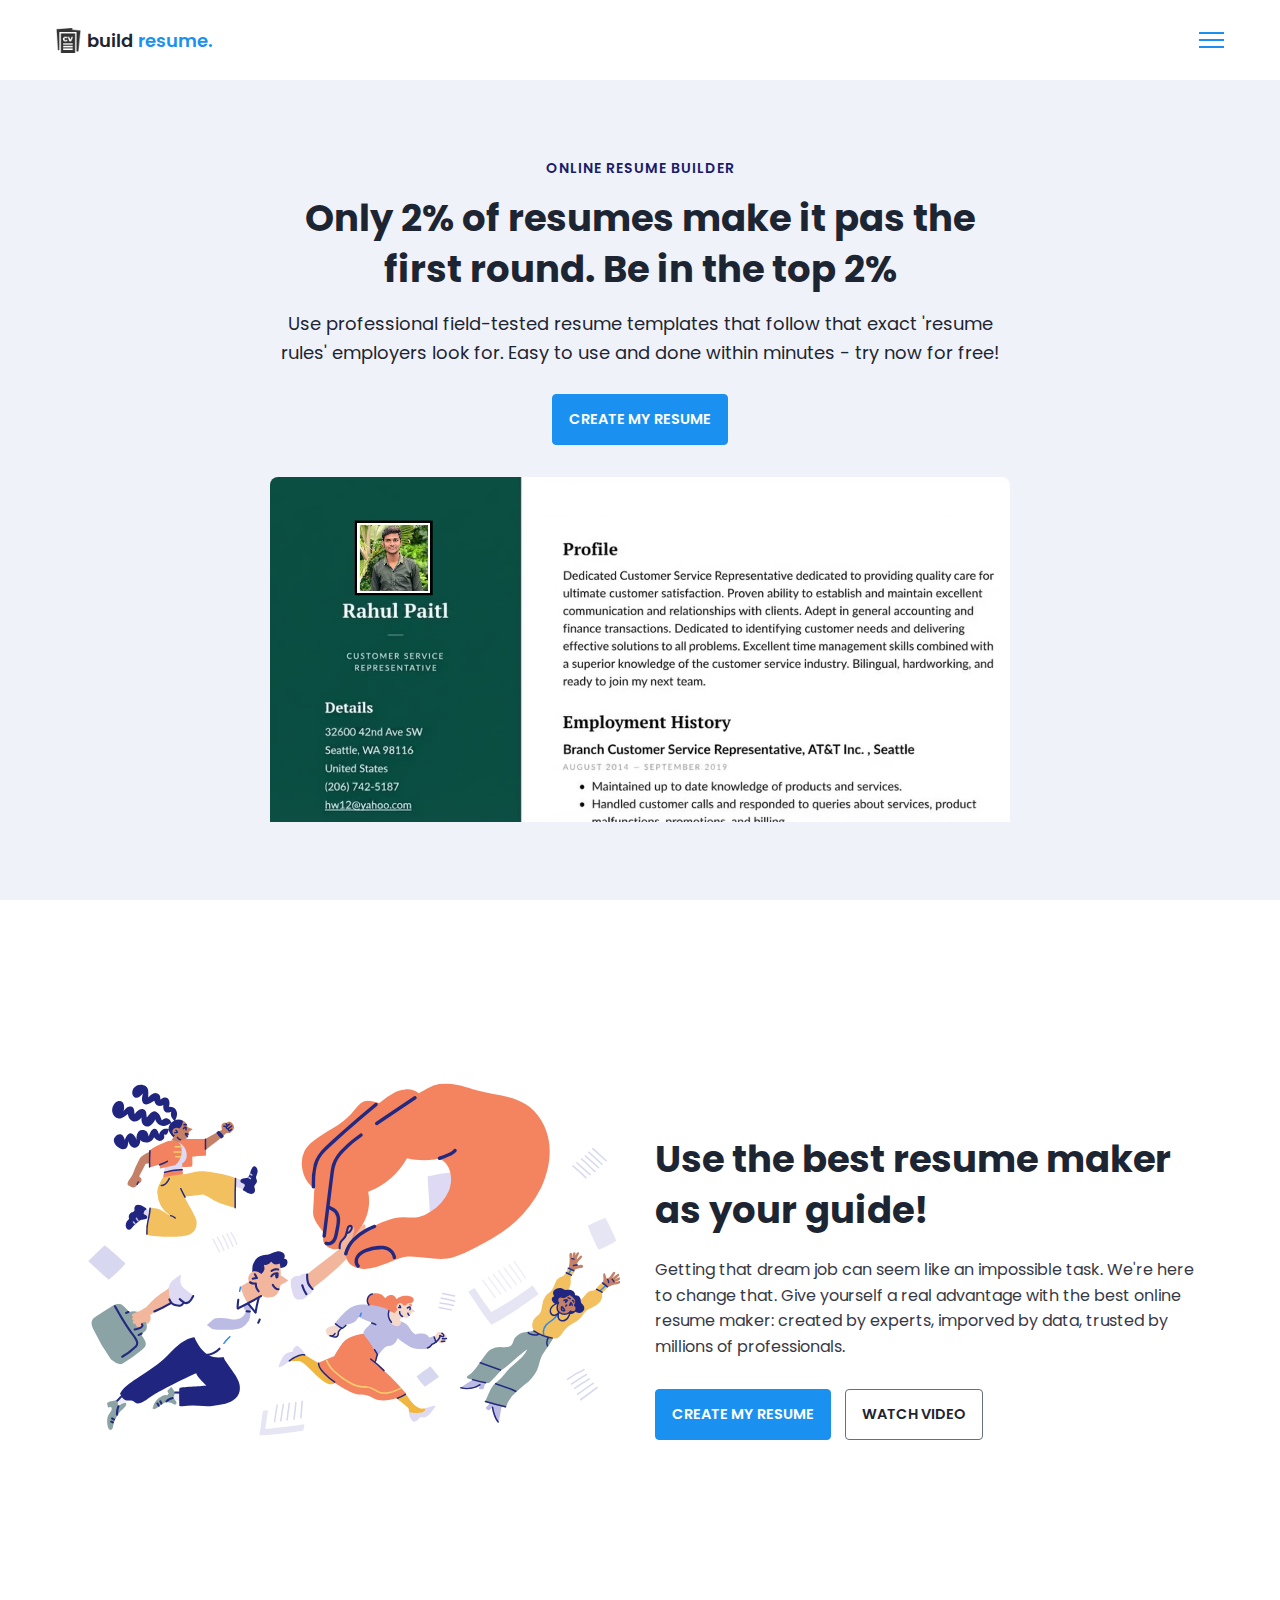
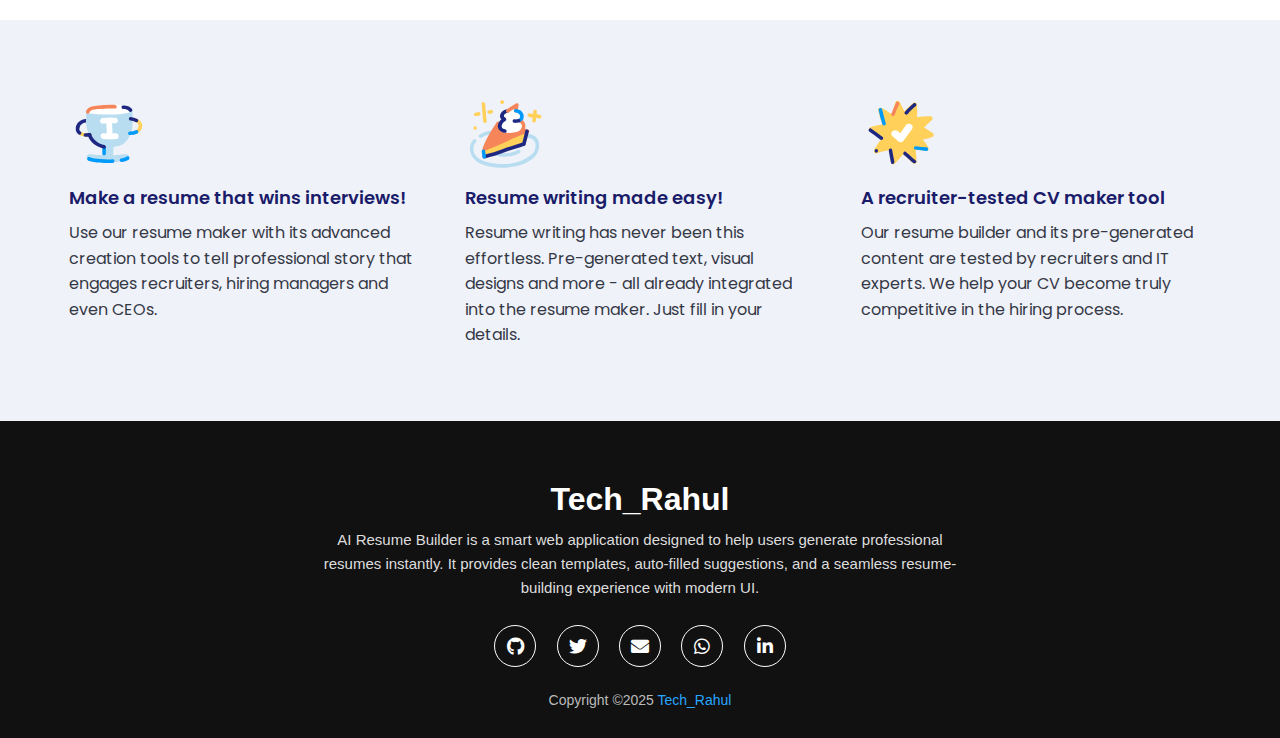
<file: Resume-Builder-master/Resume-Builder-master/index.html>
<!DOCTYPE html>
<html>
    <head>
        <meta charset="utf-8">
        <meta http-equiv="X-UA-Compatible" content="IE=edge">
        <title>Resume Builder - Ram</title>
        <meta name="description" content="">
        <meta name="viewport" content="width=device-width, initial-scale=1">
        <link rel="stylesheet" href="https://cdnjs.cloudflare.com/ajax/libs/font-awesome/5.15.4/css/all.min.css">
        <link rel="stylesheet" href="assets/css/main.css">
    </head>
    <body>

        <nav class = "navbar bg-white">
            <div class="container">
                <div class = "navbar-content">
                    <div class = "brand-and-toggler">
                        <a href = "index.html" class = "navbar-brand">
                            <img src = "assets/images/curriculum-vitae.png" alt = "" class = "navbar-brand-icon">
                            <span class = "navbar-brand-text">build <span>resume.</span>
                        </a>
                        <button type = "button" class = "navbar-toggler-btn">
                            <div class = "bars">
                                <div class = "bar"></div>
                                <div class = "bar"></div>
                                <div class = "bar"></div>
                            </div>
                        </button>
                    </div>
                </div>
            </div>
        </nav>

        <header class = "header bg-bright" id = "header">
            <div class = "container">
                <div class = "header-content text-center">
                    <h6 class = "text-uppercase text-blue-dark fs-14 fw-6 ls-1">online resume builder</h6>
                    <h1 class = "lg-title">Only 2% of resumes make it pas the first round. Be in the top 2%</h1>
                    <p class = "text-dark fs-18">Use professional field-tested resume templates that follow that exact 'resume rules' employers look for. Easy to use and done within minutes - try now for free!</p>
                    <a href = "resume.html" class = "btn btn-primary text-uppercase">create my resume</a>
                    <img src = "assets/images/dublin-resume-templates.avif">
                </div>
            </div>
        </header>

        <div class="section-one">
            <div class="container">
                <div class = "section-one-content">
                    <div class="section-one-l">
                        <img src = "assets/images/visual-0c7080adf17f1f207276f613447c924f667dab34b7ac415cd7ef653172defd0b.svg">
                    </div>
                    <div class = "section-one-r text-center">
                        <h2 class = "lg-title">Use the best resume maker as your guide!</h2>
                        <p class = "text">Getting that dream job can seem like an impossible task. We're here to change that. Give yourself a real advantage with the best online resume maker: created by experts, imporved by data, trusted by millions of professionals.</p>
                        <div class = "btn-group">
                            <a href = "resume.html" class = "btn btn-primary text-uppercase">create my resume</a>
                            <a href = "#" class = "btn btn-secondary text-uppercase">watch video</a>
                        </div>
                    </div>
                </div>
            </div>
        </div>

        <div class = "section-two bg-bright">
            <div class="container">
                <div class="section-two-content">
                    <div class = "section-items">
                        <div class = "section-item">
                            <div class = "section-item-icon">
                                <img src = "assets/images/feature-1-edf4481d69166ac81917d1e40e6597c8d61aa970ad44367ce78049bf830fbda5.svg" alt = "">
                            </div>
                            <h5 class = "section-item-title">Make a resume that wins interviews!</h5>
                            <p class = "text">Use our resume maker with its advanced creation tools to tell professional story that engages recruiters, hiring managers and even CEOs.</p>
                        </div>

                        <div class = "section-item">
                            <div class = "section-item-icon">
                                <img src = "assets/images/feature-2-a7a471bd973c02a55d1b3f8aff578cd3c9a4c5ac4fc74423d94ecc04aef3492b.svg" alt = "">
                            </div>
                            <h5 class = "section-item-title">Resume writing made easy!</h5>
                            <p class = "text">Resume writing has never been this effortless. Pre-generated text, visual designs and more - all already integrated into the resume maker. Just fill in your details.</p>
                        </div>

                        <div class = "section-item">
                            <div class = "section-item-icon">
                                <img src = "assets/images/feature-3-4e87a82f83e260488c36f8105e26f439fdc3ee5009372bb5e12d9421f32eabdd.svg" alt = "">
                            </div>
                            <h5 class = "section-item-title">A recruiter-tested CV maker tool</h5>
                            <p class = "text">Our resume builder and its pre-generated content are tested by recruiters and IT experts. We help your CV become truly competitive in the hiring process.</p>
                        </div>
                    </div>
                </div>
            </div>
        </div>

        <!-- CUSTOM FOOTER START -->
<footer class="custom-footer">
    <div class="footer-container">
        <h2>Tech_Rahul</h2>
        <p class="footer-desc">
            AI Resume Builder is a smart web application designed to help users generate 
        professional resumes instantly. It provides clean templates, auto-filled suggestions, 
        and a seamless resume-building experience with modern UI.

       <div class="footer-social">
    <a href="https://github.com/Rahul-9307"><i class="fab fa-github"></i></a>
    <a href="https://x.com/ragpatil9307"><i class="fab fa-twitter"></i></a>
    <a href="mailto:rgpatil9307@gmail.com"><i class="fas fa-envelope"></i></a>
    <a href="https://wa.me/919307192517"><i class="fab fa-whatsapp"></i></a>
    <a href="https://www.linkedin.com/in/rahul-patil-747a642ab"><i class="fab fa-linkedin-in"></i></a>
</div>


        <p class="copyright">Copyright ©2025 <span>Tech_Rahul</span></p>
    </div>
</footer>
<!-- CUSTOM FOOTER END -->

        
    </body>
</html>
</file>
<file: Resume-Builder-master/Resume-Builder-master/assets/css/main.css>
@import url('https://fonts.googleapis.com/css2?family=Manrope:wght@200;300;400;500;600;700;800&family=Poppins:ital,wght@0,100;0,200;0,300;0,400;0,500;0,600;0,700;0,800;0,900;1,100;1,200;1,300;1,400;1,500;1,600;1,700;1,800;1,900&display=swap');

:root{
    --clr-blue: #1A91F0;
    --clr-blue-mid: #1170CD;
    --clr-blue-dark: #1A1C6A;
    --clr-white: #fff;
    --clr-bright: #EFF2F9;
    --clr-dark: #1e2532;
    --clr-black: #000;
    --clr-grey: #656e83;
    --clr-green: #084C41;
    --font-poppins: 'Poppins', sans-serif;
    --font-manrope: 'Manrope', sans-serif;;
    --transition: all 300ms ease-in-out;
}

*{
    padding: 0;
    margin: 0;
    box-sizing: border-box;
}

html{
    font-size: 10px;
}

body{
    font-size: 1.6rem;
    font-family: var(--font-poppins);
}

button{
    border: none;
    background-color: transparent;
    outline: 0;
    cursor: pointer;
    font-family: inherit;
}

img{
    width: 100%;
    display: block;
}

a{
    text-decoration: none;
}

/* fonts */
.font-poppins{font-family: var(--font-poppins);}
.font-manrope{font-family: var(--font-manrope);}

/* text colors */
.text-blue{color: var(--clr-blue);}
.text-blue-mid{color: var(--clr-blue-mid);}
.text-blue-dark{color: var(--clr-blue-dark);}
.text-bright{color: var(--clr-bright);}
.text-dark{color: var(--clr-dark);}
.text-grey{color: var(--clr-grey);}
.text-white{color: var(--clr-white);}

/* backgrounds */
.bg-blue{background-color: var(--clr-blue);}
.bg-blue-mid{background-color: var(--clr-blue-mid);}
.bg-blue-dark{background-color: var(--clr-blue-dark);}
.bg-bright{background-color: var(--clr-bright);}
.bg-dark{background-color: var(--clr-dark);}
.bg-grey{background-color: var(--clr-grey);}
.bg-white{background-color: var(--clr-white);}
.bg-black{background-color: var(--clr-black);}
.bg-green{background-color: var(--clr-green);}

.text-center{ text-align: center;}
.text-left{text-align: left;}
.text-right{text-align: right;}
.text-uppercase{text-transform: uppercase;}
.text-lowercase{text-transform: lowercase;}
.text-capitalize{text-transform: capitalize;}
.text{
    color: var(--clr-dark);
    opacity: 0.9;
    margin: 2rem 0;
    line-height: 1.6;
}

.fw-2{font-weight: 200;}
.fw-3{font-weight: 300;}
.fw-4{font-weight: 400;}
.fw-5{font-weight: 500;}
.fw-6{font-weight: 600;}
.fw-7{font-weight: 700;}
.fw-8{font-weight: 800;}

.fs-13{font-size: 13px;}
.fs-14{font-size: 14px;}
.fs-15{font-size: 15px;}
.fs-16{font-size: 16px;}
.fs-17{font-size: 17px;}
.fs-18{font-size: 18px;}
.fs-19{font-size: 19px;}
.fs-20{font-size: 20px;}
.fs-21{font-size: 21px;}
.fs-22{font-size: 22px;}
.fs-23{font-size: 23px;}
.fs-24{font-size: 24px;}
.fs-25{font-size: 25px;}

.ls-1{letter-spacing: 1px;}
.ls-2{letter-spacing: 2px;}

.container{
    max-width: 1200px;
    margin: 0 auto;
    padding: 0 1.6rem;
}

/* bars button */
.bars{
    display: flex;
    flex-direction: column;
    justify-content: space-between;
    height: 16.5px;
    width: 25px;
}
.bars .bar{
    width: 100%;
    height: 2px;
    background-color: var(--clr-blue);
    transition: var(--transition);
}

.bars:hover .bar{
    background-color: var(--clr-dark);
}

/* buttons */
.btn{
    font-size: 14.5px;
    font-weight: 600;
    padding: 1.4rem 1.6rem;
    border-radius: 4px;
    display: inline-block;
}

.btn-primary{
    background-color: var(--clr-blue);
    color: var(--clr-white);
    border: 1px solid var(--clr-blue);
    transition: var(--transition);
}

.btn-primary:hover{
    background-color: transparent;
    color: var(--clr-dark);
    border-color: var(--clr-grey);
}

.btn-secondary{
    background-color: transparent;
    color: var(--clr-dark);
    border: 1px solid var(--clr-grey);
    transition: var(--transition);
}

.btn-secondary:hover{
    background-color: var(--clr-blue);
    color: var(--clr-white);
    border-color: var(--clr-blue);
}

.btn-group button:first-child, .btn-group a:first-child{
    margin-right: 1rem!important;
}

/* navbar part */
.navbar{
    height: 80px;
    display: flex;
    align-items: center;
    box-shadow: rgba(0, 0, 0, 0.08) 0px 3px 8px;
}

.navbar .container{
    width: 100%;
}

.navbar-brand{
    display: flex;
    align-items: center;
    justify-content: flex-start;
    font-size: 1.8rem;
}
.navbar-brand-text{
    color: var(--clr-dark);
    font-weight: 600;
}
.navbar-brand-text span{
    color: var(--clr-blue);
}
.navbar-brand-icon{
    width: 25px;
    margin-right: 6px;
    opacity: 0.8;
}
.brand-and-toggler{
    display: flex;
    align-items: center;
    justify-content: space-between;
}
.header{
    min-height: calc(100vh - 80px);
    display: flex;
    flex-direction: column;
    align-items: center;
    justify-content: center;
}
.header-content{
    max-width: 740px;
    margin-right: auto;
    margin-left: auto;
}
.header-content img{
    max-width: 760px;
    border-top-right-radius: 8px;
    border-top-left-radius: 8px;
    margin-top: 3.2rem;
}
.lg-title{
    margin: 1.4rem 0;
    font-size: 37px;
    line-height: 1.4;
    color: var(--clr-dark);
}
.header-content p{
    margin-bottom: 2.6rem;
    line-height: 1.6;
}


/* section one */
.section-one{
    padding: 64px 0;
    min-height: 80vh;
    display: flex;
    align-items: center;
}
.section-one-l img{
    max-width: 545px;
    margin-right: auto;
    margin-left: auto;
}
.section-one-r{
    margin-top: 4rem;
}

.section-one .btn-group{
    margin-top: 2rem;
}
.section-one-r{
    max-width: 545px;
    margin-right: auto;
    margin-left: auto;
}
.section-one-r .btn-group{
    margin-top: 3rem;
}

/* section two */
.section-two{
    padding: 64px 0;
}
.section-two .section-items{
    display: grid;
    gap: 2rem;
}

.section-two .section-item{
    max-width: 350px;
    text-align: center;
    margin-right: auto;
    margin-left: auto;
}
.section-two .section-item-icon{
    margin: 1rem 0;
}
.section-two .section-item-icon img{
    width: 80px;
    margin-right: auto;
    margin-left: auto;
}
.section-two .section-item-title{
    color: var(--clr-blue-dark);
    font-size: 1.8rem;
    font-weight: 600;
}
.section-two .text{
    margin: 0.9rem 0;
}

/* footer */
.footer{
    padding: 3rem 0;
}
.footer-content p{
    color: var(--clr-grey);
}
.footer-content p span{
    color: var(--clr-white);
}

/* media queries */
@media screen and (min-width: 768px){
    .section-two .section-items{
        grid-template-columns: repeat(2, 1fr);
    }
}

@media screen and (min-width: 992px){
    .section-one-content{
        display: grid;
        grid-template-columns: repeat(2, 1fr);
        column-gap: 3rem;
    }
    .section-one-r{
        text-align: left;
    }
    .section-two .section-items{
        grid-template-columns: repeat(3, 1fr);
    }
    .section-two .section-item{
        text-align: left;
    }
    .section-two .section-item-icon img{
        margin-left: 0;
    }
}



/* resume page */
#about-sc{
    padding: 64px 0;
}

.cv-form-row-title{
    background-color: var(--clr-dark);
    padding: 0.8rem 1.6rem;
    margin-bottom: 2rem;
}

.cv-form-row-title h3{
    color: var(--clr-white);
    font-weight: 500;
    text-transform: uppercase;
    letter-spacing: 1.5px;
    font-size: 1.7rem;
}
.cv-form-blk{
    margin: 3rem 0;
}
.cv-form-row{
    padding: 3rem 2rem 0 2rem;
    border: 1px solid rgba(0, 0, 0, 0.08);
    margin-bottom: 1rem;
    position: relative;
}
textarea{
    resize: none;
}
.form-elem{
    margin-bottom: 3rem;
    position: relative;
}
.form-label{
    display: block;
    font-weight: 600;
    font-size: 14px;
    color: var(--clr-dark);
    margin-bottom: 0.5rem;
}
.form-control{
    border-radius: none;
    border: 1px solid rgba(0, 0, 0, 0.1);
    font-size: 14px;
    padding: 0.8rem 1.6rem;
    font-family: inherit;
    width: 100%;
    outline: 0;
    transition: var(--transition);
}

.form-control:focus{
    border-color: rgba(0, 0, 0, 0.3);
}
.form-text{
    color: #ca0b00;
    font-size: 12px;
    position: absolute;
    letter-spacing: 0.5px;
    top: calc(100% + 2px);
    left: 0;
    width: 100%;
}
.cols-3, .cols-2{
    display: grid;
}
.repeater-add-btn{
    width: 25px;
    height: 25px;
    background-color: var(--clr-blue-mid);
    font-size: 1.6rem;
    color: var(--clr-white);
    margin: 1rem 0;
}
.repeater-remove-btn{
    position: absolute;
    top: 10px;
    right: 10px;
    z-index: 999;
    width: 25px;
    height: 25px;
    border-radius: 50%;
    background-color: #ca0b00;
    color: var(--clr-white);
    font-size: 1.6rem;
}

/* preview section */
.preview-cnt{
    border-radius: 5px;
    display: grid;
    grid-template-columns: 32% auto;
    box-shadow: rgba(149, 157, 165, 0.2) 0px 8px 24px;
    overflow: hidden;
}

.preview-cnt-l{
    padding: 3rem 3rem 2rem 3rem;
}
.preview-cnt-r{
    padding: 3rem 3rem 3rem 4rem;
}
.preview-cnt-l .preview-blk:nth-child(1){
    text-align: center;
}
.preview-image{
    width: 120px;
    height: 120px;
    border-radius: 50%;
    overflow: hidden;
    margin-right: auto;
    margin-left: auto;
}
.preview-image img{
    width: 100%;
    height: 100%;
    object-fit: cover;
}
.preview-item-name{
    font-size: 2.4rem;
    font-weight: 600;
    margin: 1.8rem 0;
    position: relative;
}
.preview-item-name::after{
    position: absolute;
    content: "";
    bottom: -10px;
    width: 50px;
    height: 1.5px;
    background-color: rgba(255, 255, 255, 0.5);
    left: 50%;
    transform: translateX(-50%);
}
.preview-blk{
    padding: 1rem 0;
    margin-bottom: 1rem;
}
.preview-blk-title h3{
    text-transform: uppercase;
    letter-spacing: 0.5px;
    border-bottom: 0.5px solid rgba(0, 0, 0, 0.08);
    padding-bottom: 0.5rem;
}
.preview-blk-title{
    margin-bottom: 1rem;
}
.preview-blk-list .preview-item{
    font-size: 1.5rem;
    margin-bottom: 0.2rem;
    opacity: 0.95;
}
.preview-cnt-r .preview-blk-title{
    color: var(--clr-dark);
}
.preview-cnt-r .preview-blk-list .preview-item{
    margin-top: 1.8rem;
}

.achievements-items.preview-blk-list .preview-item span:first-child,
.educations-items.preview-blk-list .preview-item span:first-child,
.experiences-items.preview-blk-list .preview-item span:first-child{
    display: block;
    font-weight: 600;
    margin-bottom: 1rem;
    background-color: rgba(0, 0, 0, 0.03);
}

.educations-items.preview-blk-list .preview-item span:nth-child(2),
.experiences-items.preview-blk-list .preview-item span:nth-child(2){
    font-weight: 600;
    margin-right: 1rem;
}

.educations-items.preview-blk-list .preview-item span:nth-child(3),
.experiences-items.preview-blk-list .preview-item span:nth-child(3){
    font-style: italic;
    margin-right: 1rem;
}

.educations-items.preview-blk-list .preview-item span:nth-child(4),
.educations-items.preview-blk-list .preview-item span:nth-child(5),
.experiences-items.preview-blk-list .preview-item span:nth-child(4),
.experiences-items.preview-blk-list .preview-item span:nth-child(5){
    margin-right: 1rem;
    background-color: var(--clr-green);
    color: var(--clr-white);
    padding: 0 1rem;
    border-radius: 0.6rem;
}

.educations-items.preview-blk-list .preview-item span:nth-child(6),
.experiences-items.preview-blk-list .preview-item span:nth-child(6){
    font-size: 13.5px;
    display: block;
    opacity: 0.8;
    margin-top: 1rem;
}
.projects-items.preview-blk-list .preview-item span{
    display: block;
}

@media screen and (min-width: 768px){
    .cols-3{
        grid-template-columns: repeat(3, 1fr);
        column-gap: 2rem;
    }
    .cols-2{
        grid-template-columns: repeat(2, 1fr);
        column-gap: 2rem;
    }
}

@media screen and (min-width: 992px){
    .cv-form-row{
        padding: 3rem 3rem 0rem 3rem;
    }
    .cols-3{
        grid-template-columns: repeat(3, 1fr);
    }
}

.print-btn-sc{
    margin: 2rem 0 6rem 0;
}

/* print section */
@media print{
    body *{
        visibility: hidden;
    }

    .non_print_area{
        display: none;
    }

    .print_area, .print_area *{
        visibility: visible;
    }

    .print_area{
        width: 100%;
        position: absolute;
        left: 0;
        top: 0;
        overflow: hidden;
    }
}

/* --- CUSTOM FOOTER STYLE --- */
.custom-footer {
    background: #111;
    color: #fff;
    padding: 60px 20px 30px;
    text-align: center;
    font-family: Arial, sans-serif;
}

.custom-footer h2 {
    font-size: 32px;
    font-weight: 600;
    margin-bottom: 10px;
}

.custom-footer .footer-desc {
    max-width: 650px;
    margin: 0 auto 25px;
    font-size: 15px;
    line-height: 1.6;
    color: #ddd;
}

.footer-social {
    margin-bottom: 25px;
}

.footer-social a {
    display: inline-block;
    width: 42px;
    height: 42px;
    line-height: 42px;
    font-size: 18px;
    border: 1px solid #fff;
    border-radius: 50%;
    margin: 0 8px;
    color: #fff;
    transition: .3s;
}

.footer-social a:hover {
    background: #fff;
    color: #000;
}

.custom-footer .copyright {
    margin-top: 18px;
    font-size: 14px;
    color: #bbb;
}

.custom-footer span {
    color: #28a5ff;
}
</file>
